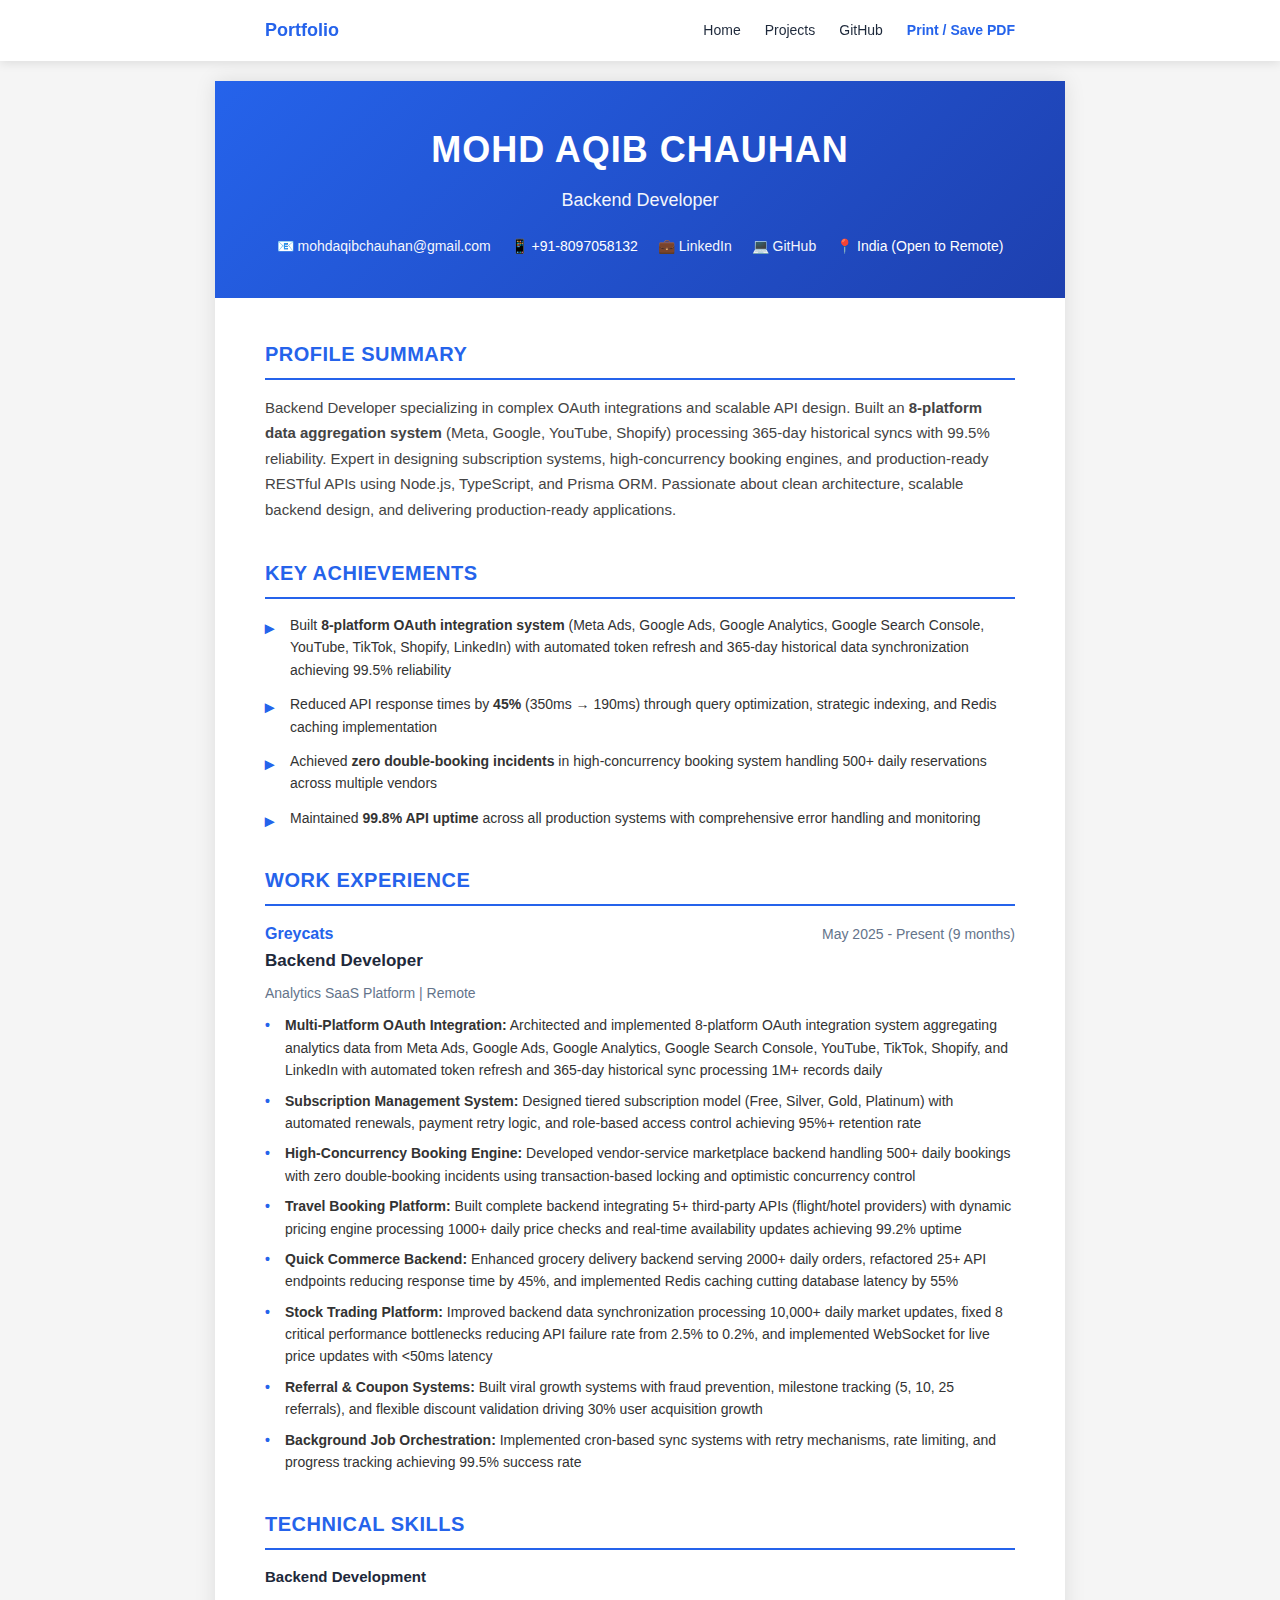
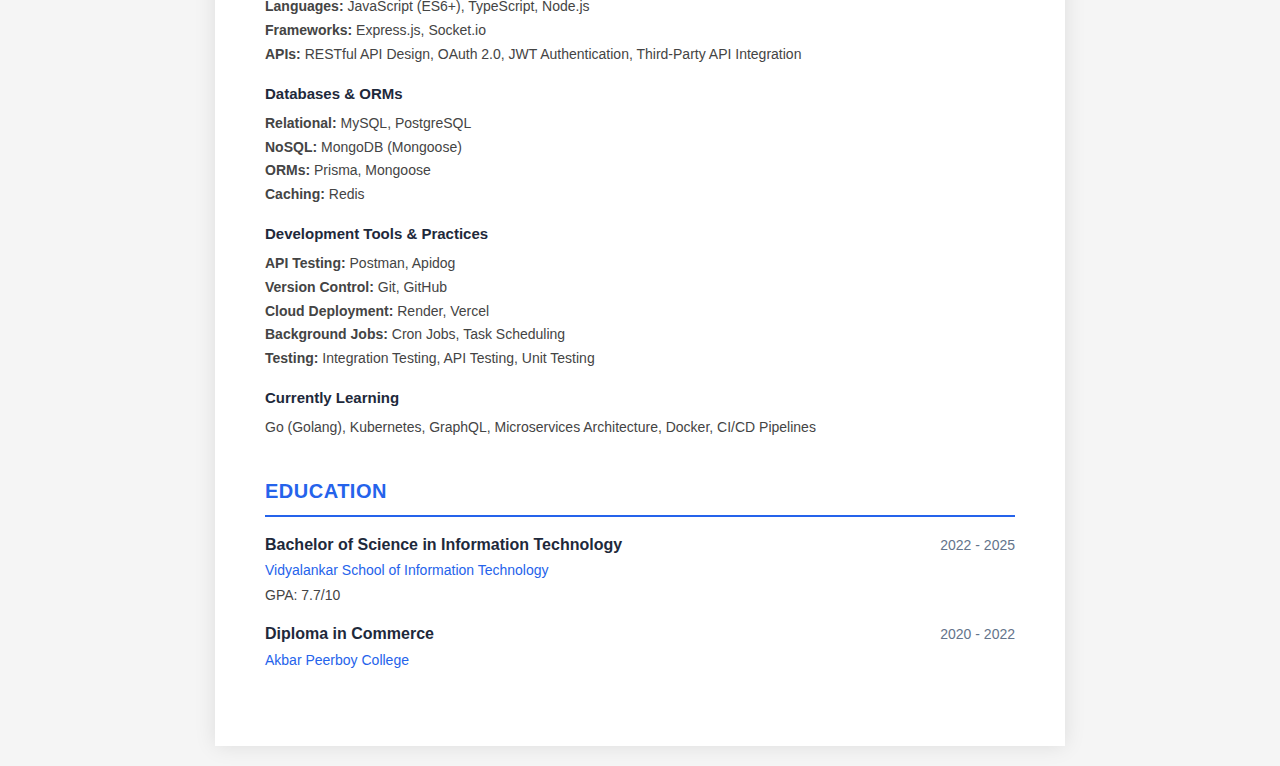
<file: resume.html>
<!DOCTYPE html>
<html lang="en">

<head>
    <meta charset="UTF-8">
    <meta name="viewport" content="width=device-width, initial-scale=1.0">
    <title>Mohd Aqib Chauhan - Backend Developer Resume</title>
    <style>
        * {
            margin: 0;
            padding: 0;
            box-sizing: border-box;
        }

        body {
            font-family: 'Segoe UI', Tahoma, Geneva, Verdana, sans-serif;
            line-height: 1.6;
            color: #333;
            background: #f5f5f5;
        }

        .resume-container {
            max-width: 850px;
            margin: 20px auto;
            background: white;
            box-shadow: 0 0 20px rgba(0, 0, 0, 0.1);
        }

        /* Header Section */
        .header {
            background: linear-gradient(135deg, #2563eb 0%, #1e40af 100%);
            color: white;
            padding: 40px 50px;
            text-align: center;
        }

        .header h1 {
            font-size: 36px;
            font-weight: 700;
            margin-bottom: 8px;
            letter-spacing: 1px;
        }

        .header .title {
            font-size: 18px;
            font-weight: 400;
            opacity: 0.95;
            margin-bottom: 20px;
        }

        .contact-info {
            display: flex;
            justify-content: center;
            flex-wrap: wrap;
            gap: 20px;
            font-size: 14px;
            margin-top: 15px;
        }

        .contact-info a {
            color: white;
            text-decoration: none;
            opacity: 0.95;
            transition: opacity 0.3s;
        }

        .contact-info a:hover {
            opacity: 1;
            text-decoration: underline;
        }

        /* Main Content */
        .content {
            padding: 40px 50px;
        }

        .section {
            margin-bottom: 35px;
        }

        .section-title {
            font-size: 20px;
            font-weight: 700;
            color: #2563eb;
            margin-bottom: 15px;
            padding-bottom: 8px;
            border-bottom: 2px solid #2563eb;
            text-transform: uppercase;
            letter-spacing: 0.5px;
        }

        /* Profile Summary */
        .profile-summary {
            font-size: 15px;
            line-height: 1.7;
            color: #444;
        }

        /* Key Achievements */
        .achievements-list {
            list-style: none;
        }

        .achievements-list li {
            padding-left: 25px;
            margin-bottom: 12px;
            position: relative;
            font-size: 14px;
            line-height: 1.6;
        }

        .achievements-list li:before {
            content: "▸";
            position: absolute;
            left: 0;
            color: #2563eb;
            font-weight: bold;
            font-size: 18px;
        }

        /* Work Experience */
        .job {
            margin-bottom: 25px;
        }

        .job-header {
            display: flex;
            justify-content: space-between;
            align-items: baseline;
            margin-bottom: 8px;
        }

        .job-title {
            font-size: 17px;
            font-weight: 700;
            color: #1e293b;
        }

        .job-company {
            font-size: 16px;
            font-weight: 600;
            color: #2563eb;
        }

        .job-date {
            font-size: 14px;
            color: #64748b;
            font-weight: 500;
        }

        .job-location {
            font-size: 14px;
            color: #64748b;
            margin-bottom: 10px;
        }

        .job-description {
            list-style: none;
            margin-top: 10px;
        }

        .job-description li {
            padding-left: 20px;
            margin-bottom: 8px;
            position: relative;
            font-size: 14px;
            line-height: 1.6;
        }

        .job-description li:before {
            content: "•";
            position: absolute;
            left: 0;
            color: #2563eb;
            font-weight: bold;
        }

        /* Skills */
        .skills-category {
            margin-bottom: 15px;
        }

        .skills-category-title {
            font-weight: 700;
            color: #1e293b;
            margin-bottom: 6px;
            font-size: 15px;
        }

        .skills-list {
            font-size: 14px;
            color: #444;
            line-height: 1.7;
        }

        /* Education */
        .education-item {
            margin-bottom: 15px;
        }

        .education-header {
            display: flex;
            justify-content: space-between;
            align-items: baseline;
        }

        .degree {
            font-size: 16px;
            font-weight: 700;
            color: #1e293b;
        }

        .education-date {
            font-size: 14px;
            color: #64748b;
        }

        .institution {
            font-size: 14px;
            color: #2563eb;
            margin-top: 2px;
        }

        .gpa {
            font-size: 14px;
            color: #444;
            margin-top: 2px;
        }

        /* Print Styles */
        @media print {
            body {
                background: white;
            }

            .resume-container {
                box-shadow: none;
                margin: 0;
                max-width: 100%;
            }

            .header {
                background: #2563eb !important;
                -webkit-print-color-adjust: exact;
                print-color-adjust: exact;
            }

            .section {
                page-break-inside: avoid;
            }
        }

        /* Responsive */
        @media (max-width: 768px) {
            .content {
                padding: 30px 25px;
            }

            .header {
                padding: 30px 25px;
            }

            .job-header,
            .education-header {
                flex-direction: column;
                align-items: flex-start;
            }

            .job-date,
            .education-date {
                margin-top: 4px;
            }
        }

        /* Navigation Bar */
        .nav-bar {
            background: rgba(255, 255, 255, 0.95);
            box-shadow: 0 2px 10px rgba(0, 0, 0, 0.1);
            padding: 1rem 0;
            position: sticky;
            top: 0;
            z-index: 100;
        }

        .nav-container {
            max-width: 850px;
            margin: 0 auto;
            padding: 0 50px;
            display: flex;
            justify-content: space-between;
            align-items: center;
        }

        .nav-brand {
            font-size: 18px;
            font-weight: 700;
            color: #2563eb;
        }

        .nav-links {
            display: flex;
            gap: 1.5rem;
        }

        .nav-links a {
            color: #1e293b;
            text-decoration: none;
            font-weight: 500;
            font-size: 14px;
            transition: color 0.3s;
        }

        .nav-links a:hover {
            color: #2563eb;
        }

        @media (max-width: 768px) {
            .nav-container {
                padding: 0 25px;
            }
        }
    </style>
</head>

<body>
    <!-- Navigation Bar -->
    <nav class="nav-bar">
        <div class="nav-container">
            <div class="nav-brand">Portfolio</div>
            <div class="nav-links">
                <a href="index.html">Home</a>
                <a href="projects.html">Projects</a>
                <a href="https://github.com/MohdAqibChauhan" target="_blank">GitHub</a>
                <a href="javascript:window.print()" style="color: #2563eb; font-weight: 600;">Print / Save PDF</a>
            </div>
        </div>
    </nav>

    <div class="resume-container">
        <!-- Header -->
        <div class="header">
            <h1>MOHD AQIB CHAUHAN</h1>
            <div class="title">Backend Developer</div>
            <div class="contact-info">
                <span>📧 <a href="mailto:mohdaqibchauhan@gmail.com">mohdaqibchauhan@gmail.com</a></span>
                <span>📱 +91-8097058132</span>
                <span>💼 <a href="https://www.linkedin.com/in/mohd-aqib-chauhan-3ab62426a/"
                        target="_blank">LinkedIn</a></span>
                <span>💻 <a href="https://github.com/MohdAqibChauhan" target="_blank">GitHub</a></span>
                <span>📍 India (Open to Remote)</span>
            </div>
        </div>

        <!-- Main Content -->
        <div class="content">
            <!-- Profile Summary -->
            <section class="section">
                <h2 class="section-title">Profile Summary</h2>
                <p class="profile-summary">
                    Backend Developer specializing in complex OAuth integrations and scalable API design. Built an
                    <strong>8-platform data aggregation system</strong> (Meta, Google, YouTube, Shopify) processing
                    365-day historical syncs with 99.5% reliability. Expert in designing subscription systems,
                    high-concurrency booking engines, and production-ready RESTful APIs using Node.js, TypeScript,
                    and Prisma ORM. Passionate about clean architecture, scalable backend design, and delivering
                    production-ready applications.
                </p>
            </section>

            <!-- Key Achievements -->
            <section class="section">
                <h2 class="section-title">Key Achievements</h2>
                <ul class="achievements-list">
                    <li>Built <strong>8-platform OAuth integration system</strong> (Meta Ads, Google Ads, Google
                        Analytics,
                        Google Search Console, YouTube, TikTok, Shopify, LinkedIn) with automated token refresh and
                        365-day historical data synchronization achieving 99.5% reliability</li>
                    <li>Reduced API response times by <strong>45%</strong> (350ms → 190ms) through query optimization,
                        strategic indexing, and Redis caching implementation</li>
                    <li>Achieved <strong>zero double-booking incidents</strong> in high-concurrency booking system
                        handling 500+ daily reservations across multiple vendors</li>
                    <li>Maintained <strong>99.8% API uptime</strong> across all production systems with comprehensive
                        error handling and monitoring</li>
                </ul>
            </section>

            <!-- Work Experience -->
            <section class="section">
                <h2 class="section-title">Work Experience</h2>

                <div class="job">
                    <div class="job-header">
                        <div>
                            <div class="job-company">Greycats</div>
                            <div class="job-title">Backend Developer</div>
                        </div>
                        <div class="job-date">May 2025 - Present (9 months)</div>
                    </div>
                    <div class="job-location">Analytics SaaS Platform | Remote</div>

                    <ul class="job-description">
                        <li><strong>Multi-Platform OAuth Integration:</strong> Architected and implemented 8-platform
                            OAuth integration system aggregating analytics data from Meta Ads, Google Ads, Google
                            Analytics,
                            Google Search Console, YouTube, TikTok, Shopify, and LinkedIn with automated token refresh
                            and 365-day historical sync processing 1M+ records daily</li>

                        <li><strong>Subscription Management System:</strong> Designed tiered subscription model (Free,
                            Silver, Gold, Platinum) with automated renewals, payment retry logic, and role-based access
                            control achieving 95%+ retention rate</li>

                        <li><strong>High-Concurrency Booking Engine:</strong> Developed vendor-service marketplace
                            backend
                            handling 500+ daily bookings with zero double-booking incidents using transaction-based
                            locking and optimistic concurrency control</li>

                        <li><strong>Travel Booking Platform:</strong> Built complete backend integrating 5+ third-party
                            APIs (flight/hotel providers) with dynamic pricing engine processing 1000+ daily price
                            checks
                            and real-time availability updates achieving 99.2% uptime</li>

                        <li><strong>Quick Commerce Backend:</strong> Enhanced grocery delivery backend serving 2000+
                            daily
                            orders, refactored 25+ API endpoints reducing response time by 45%, and implemented Redis
                            caching cutting database latency by 55%</li>

                        <li><strong>Stock Trading Platform:</strong> Improved backend data synchronization processing
                            10,000+ daily market updates, fixed 8 critical performance bottlenecks reducing API failure
                            rate from 2.5% to 0.2%, and implemented WebSocket for live price updates with <50ms
                                latency</li>

                        <li><strong>Referral & Coupon Systems:</strong> Built viral growth systems with fraud
                            prevention,
                            milestone tracking (5, 10, 25 referrals), and flexible discount validation driving 30% user
                            acquisition growth</li>

                        <li><strong>Background Job Orchestration:</strong> Implemented cron-based sync systems with
                            retry
                            mechanisms, rate limiting, and progress tracking achieving 99.5% success rate</li>
                    </ul>
                </div>
            </section>

            <!-- Technical Skills -->
            <section class="section">
                <h2 class="section-title">Technical Skills</h2>

                <div class="skills-category">
                    <div class="skills-category-title">Backend Development</div>
                    <div class="skills-list">
                        <strong>Languages:</strong> JavaScript (ES6+), TypeScript, Node.js<br>
                        <strong>Frameworks:</strong> Express.js, Socket.io<br>
                        <strong>APIs:</strong> RESTful API Design, OAuth 2.0, JWT Authentication, Third-Party API
                        Integration
                    </div>
                </div>

                <div class="skills-category">
                    <div class="skills-category-title">Databases & ORMs</div>
                    <div class="skills-list">
                        <strong>Relational:</strong> MySQL, PostgreSQL<br>
                        <strong>NoSQL:</strong> MongoDB (Mongoose)<br>
                        <strong>ORMs:</strong> Prisma, Mongoose<br>
                        <strong>Caching:</strong> Redis
                    </div>
                </div>

                <div class="skills-category">
                    <div class="skills-category-title">Development Tools & Practices</div>
                    <div class="skills-list">
                        <strong>API Testing:</strong> Postman, Apidog<br>
                        <strong>Version Control:</strong> Git, GitHub<br>
                        <strong>Cloud Deployment:</strong> Render, Vercel<br>
                        <strong>Background Jobs:</strong> Cron Jobs, Task Scheduling<br>
                        <strong>Testing:</strong> Integration Testing, API Testing, Unit Testing
                    </div>
                </div>

                <div class="skills-category">
                    <div class="skills-category-title">Currently Learning</div>
                    <div class="skills-list">
                        Go (Golang), Kubernetes, GraphQL, Microservices Architecture, Docker, CI/CD Pipelines
                    </div>
                </div>
            </section>

            <!-- Education -->
            <section class="section">
                <h2 class="section-title">Education</h2>

                <div class="education-item">
                    <div class="education-header">
                        <div class="degree">Bachelor of Science in Information Technology</div>
                        <div class="education-date">2022 - 2025</div>
                    </div>
                    <div class="institution">Vidyalankar School of Information Technology</div>
                    <div class="gpa">GPA: 7.7/10</div>
                </div>

                <div class="education-item">
                    <div class="education-header">
                        <div class="degree">Diploma in Commerce</div>
                        <div class="education-date">2020 - 2022</div>
                    </div>
                    <div class="institution">Akbar Peerboy College</div>
                </div>
            </section>
        </div>
    </div>

    <script>
        // Print to PDF functionality
        window.addEventListener('keydown', function (e) {
            if ((e.ctrlKey || e.metaKey) && e.key === 'p') {
                e.preventDefault();
                window.print();
            }
        });
    </script>
</body>

</html>
</file>
